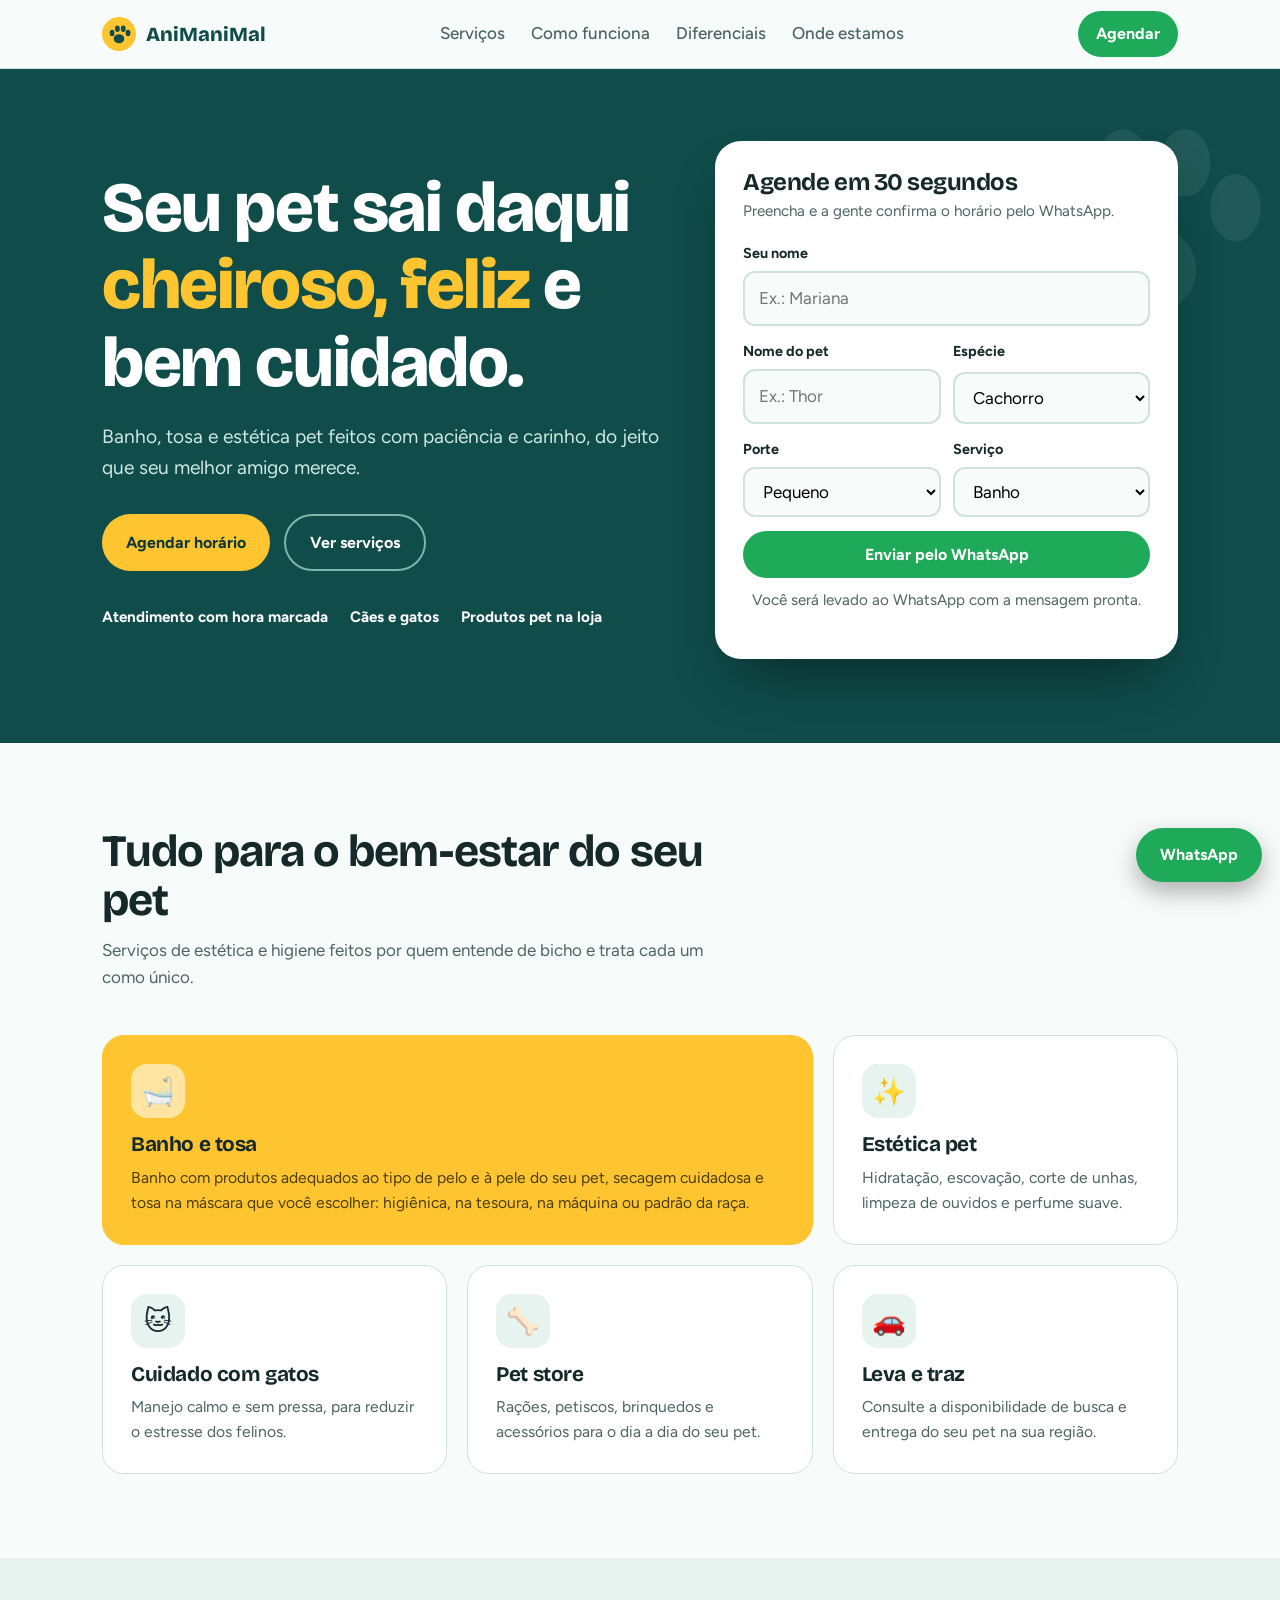
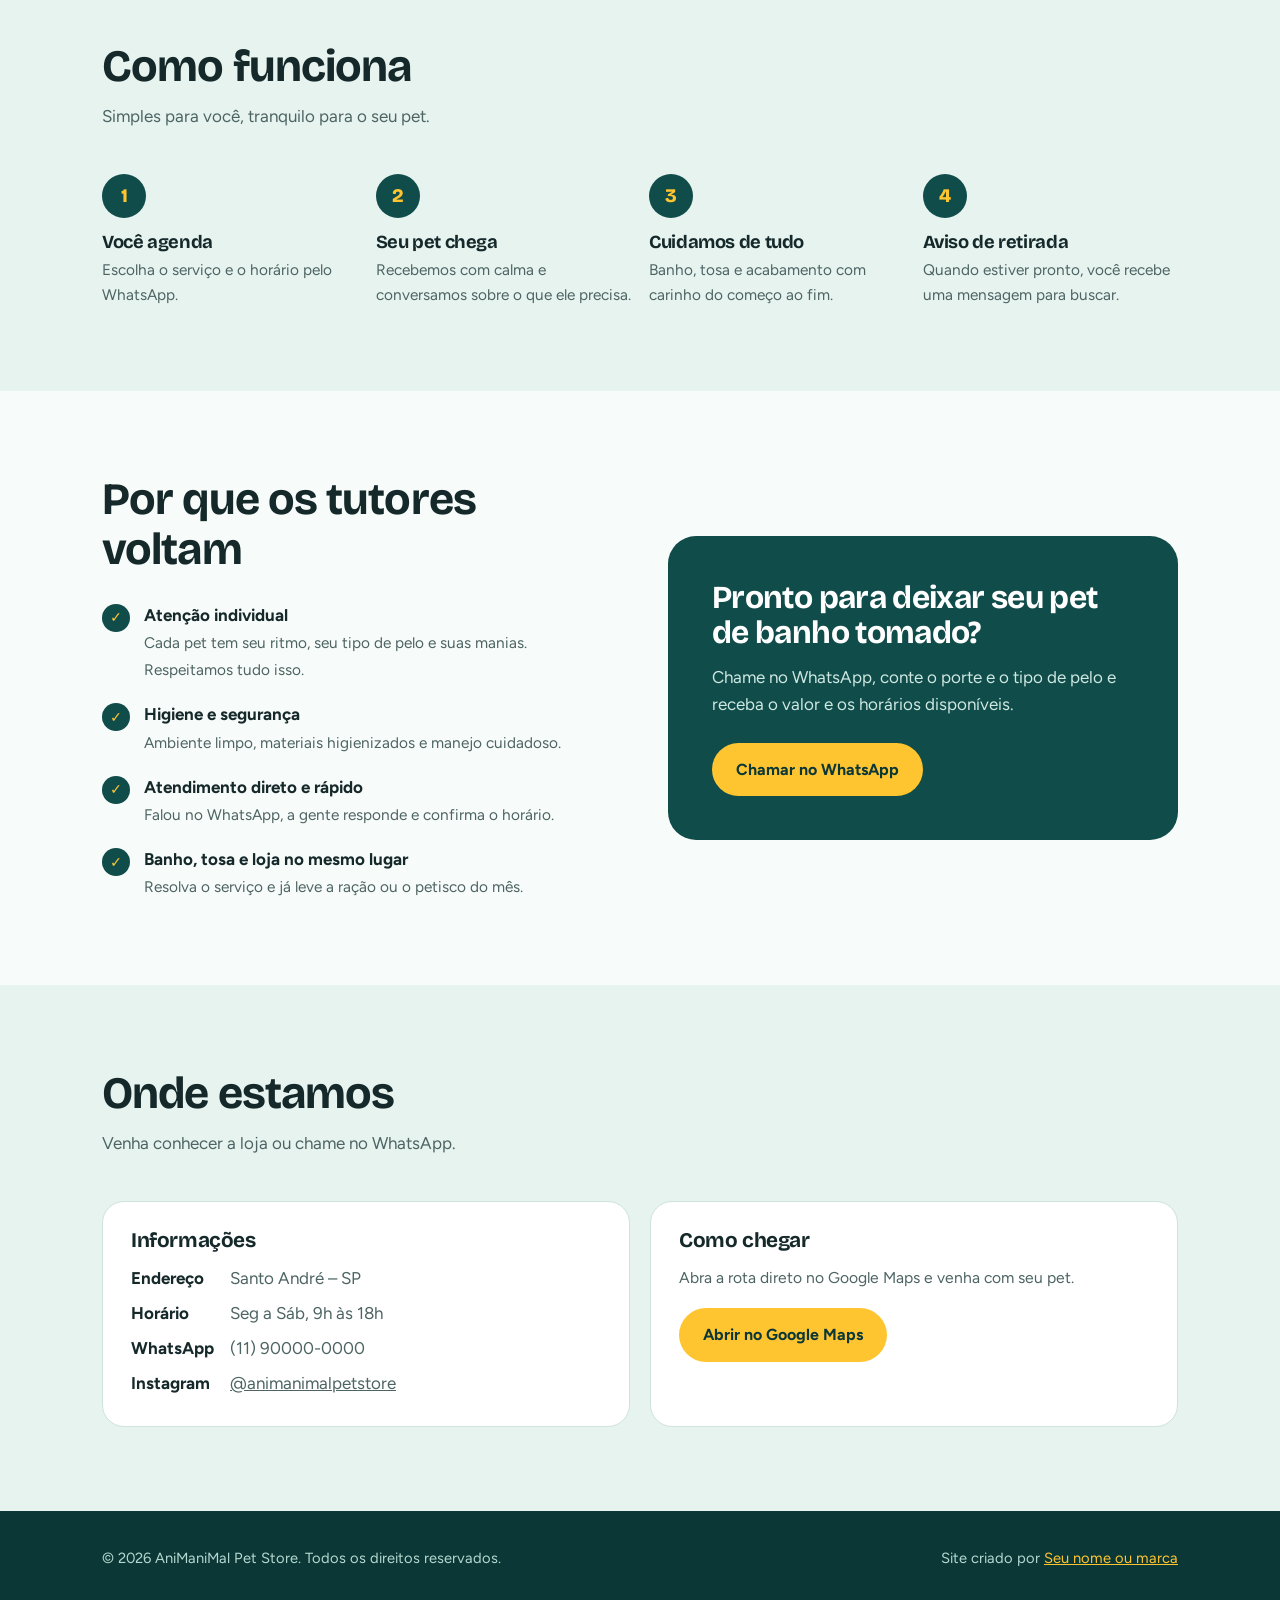
<file: index.html>
<!DOCTYPE html>
<html lang="pt-BR">
<head>
<meta charset="utf-8">
<meta name="viewport" content="width=device-width, initial-scale=1">
<title>AniManiMal Pet Store | Banho, Tosa e Estética Pet em Santo André</title>
<meta name="description" content="Banho, tosa e estética pet com carinho e cuidado. Agende pelo WhatsApp na AniManiMal Pet Store.">
<link rel="preconnect" href="https://fonts.googleapis.com">
<link rel="preconnect" href="https://fonts.gstatic.com" crossorigin>
<link href="https://fonts.googleapis.com/css2?family=Bricolage+Grotesque:opsz,wght@12..96,500;12..96,700;12..96,800&family=Figtree:wght@400;500;700&display=swap" rel="stylesheet">
<link rel="stylesheet" href="style.css">
</head>
<body>

<header>
<div class="wrap nav">
  <a class="logo" href="#top" aria-label="AniManiMal Pet Store">
    <svg viewBox="0 0 64 64" aria-hidden="true"><circle cx="32" cy="32" r="32" fill="#ffc531"/><g fill="#0f4c4a"><ellipse cx="32" cy="41" rx="10" ry="8.5"/><ellipse cx="19" cy="30" rx="4.5" ry="6"/><ellipse cx="29" cy="22" rx="4.5" ry="6"/><ellipse cx="40" cy="22" rx="4.5" ry="6"/><ellipse cx="49" cy="30" rx="4.5" ry="6"/></g></svg>
    AniManiMal
  </a>
  <nav aria-label="Principal"><ul>
    <li><a href="#servicos">Serviços</a></li>
    <li><a href="#como">Como funciona</a></li>
    <li><a href="#diferenciais">Diferenciais</a></li>
    <li><a href="#contato">Onde estamos</a></li>
  </ul></nav>
  <a class="btn btn-wa" data-wa href="#">Agendar</a>
</div>
</header>

<main id="top">
<div class="hero">
  <svg class="paws" viewBox="0 0 64 64" aria-hidden="true"><ellipse cx="32" cy="41" rx="10" ry="8.5"/><ellipse cx="19" cy="30" rx="4.5" ry="6"/><ellipse cx="29" cy="22" rx="4.5" ry="6"/><ellipse cx="40" cy="22" rx="4.5" ry="6"/><ellipse cx="49" cy="30" rx="4.5" ry="6"/></svg>
  <div class="wrap">
    <div>
      <h1>Seu pet sai daqui <span>cheiroso, feliz</span> e bem cuidado.</h1>
      <p class="lead">Banho, tosa e estética pet feitos com paciência e carinho, do jeito que seu melhor amigo merece.</p>
      <div class="cta">
        <a class="btn btn-sun" href="#agendar">Agendar horário</a>
        <a class="btn btn-line" href="#servicos">Ver serviços</a>
      </div>
      <div class="badges">
        <span><b>Atendimento com hora marcada</b></span>
        <span><b>Cães e gatos</b></span>
        <span><b>Produtos pet na loja</b></span>
      </div>
    </div>

    <form class="book" id="agendar" aria-labelledby="bk">
      <h2 id="bk">Agende em 30 segundos</h2>
      <p>Preencha e a gente confirma o horário pelo WhatsApp.</p>
      <div class="f"><label for="tutor">Seu nome</label><input id="tutor" autocomplete="name" placeholder="Ex.: Mariana"></div>
      <div class="row">
        <div class="f"><label for="pet">Nome do pet</label><input id="pet" placeholder="Ex.: Thor"></div>
        <div class="f"><label for="esp">Espécie</label><select id="esp"><option>Cachorro</option><option>Gato</option></select></div>
      </div>
      <div class="row">
        <div class="f"><label for="porte">Porte</label><select id="porte"><option>Pequeno</option><option>Médio</option><option>Grande</option></select></div>
        <div class="f"><label for="serv">Serviço</label><select id="serv"><option>Banho</option><option>Banho e tosa</option><option>Tosa higiênica</option><option>Hidratação</option><option>Outro</option></select></div>
      </div>
      <button class="btn btn-wa" type="submit">Enviar pelo WhatsApp</button>
      <p class="small">Você será levado ao WhatsApp com a mensagem pronta.</p>
    </form>
  </div>
</div>

<section id="servicos">
<div class="wrap">
  <div class="head"><h2>Tudo para o bem-estar do seu pet</h2><p>Serviços de estética e higiene feitos por quem entende de bicho e trata cada um como único.</p></div>
  <div class="serv">
    <article class="card big"><div class="ic" aria-hidden="true">🛁</div><h3>Banho e tosa</h3><p>Banho com produtos adequados ao tipo de pelo e à pele do seu pet, secagem cuidadosa e tosa na máscara que você escolher: higiênica, na tesoura, na máquina ou padrão da raça.</p></article>
    <article class="card"><div class="ic" aria-hidden="true">✨</div><h3>Estética pet</h3><p>Hidratação, escovação, corte de unhas, limpeza de ouvidos e perfume suave.</p></article>
    <article class="card"><div class="ic" aria-hidden="true">🐱</div><h3>Cuidado com gatos</h3><p>Manejo calmo e sem pressa, para reduzir o estresse dos felinos.</p></article>
    <article class="card"><div class="ic" aria-hidden="true">🦴</div><h3>Pet store</h3><p>Rações, petiscos, brinquedos e acessórios para o dia a dia do seu pet.</p></article>
    <article class="card"><div class="ic" aria-hidden="true">🚗</div><h3>Leva e traz</h3><p>Consulte a disponibilidade de busca e entrega do seu pet na sua região.</p></article>
  </div>
</div>
</section>

<section id="como" class="mint">
<div class="wrap">
  <div class="head"><h2>Como funciona</h2><p>Simples para você, tranquilo para o seu pet.</p></div>
  <div class="steps">
    <div class="step"><h3>Você agenda</h3><p>Escolha o serviço e o horário pelo WhatsApp.</p></div>
    <div class="step"><h3>Seu pet chega</h3><p>Recebemos com calma e conversamos sobre o que ele precisa.</p></div>
    <div class="step"><h3>Cuidamos de tudo</h3><p>Banho, tosa e acabamento com carinho do começo ao fim.</p></div>
    <div class="step"><h3>Aviso de retirada</h3><p>Quando estiver pronto, você recebe uma mensagem para buscar.</p></div>
  </div>
</div>
</section>

<section id="diferenciais">
<div class="wrap why">
  <div>
    <div class="head" style="margin-bottom:28px"><h2>Por que os tutores voltam</h2></div>
    <ul>
      <li><i>✓</i><div><b>Atenção individual</b><span>Cada pet tem seu ritmo, seu tipo de pelo e suas manias. Respeitamos tudo isso.</span></div></li>
      <li><i>✓</i><div><b>Higiene e segurança</b><span>Ambiente limpo, materiais higienizados e manejo cuidadoso.</span></div></li>
      <li><i>✓</i><div><b>Atendimento direto e rápido</b><span>Falou no WhatsApp, a gente responde e confirma o horário.</span></div></li>
      <li><i>✓</i><div><b>Banho, tosa e loja no mesmo lugar</b><span>Resolva o serviço e já leve a ração ou o petisco do mês.</span></div></li>
    </ul>
  </div>
  <div class="quote">
    <h2>Pronto para deixar seu pet de banho tomado?</h2>
    <p>Chame no WhatsApp, conte o porte e o tipo de pelo e receba o valor e os horários disponíveis.</p>
    <a class="btn btn-sun" data-wa href="#">Chamar no WhatsApp</a>
  </div>
</div>
</section>

<section id="contato" class="mint">
<div class="wrap">
  <div class="head"><h2>Onde estamos</h2><p>Venha conhecer a loja ou chame no WhatsApp.</p></div>
  <div class="loc">
    <div class="card"><h3>Informações</h3>
      <dl>
        <dt>Endereço</dt><dd id="end">Santo André – SP</dd>
        <dt>Horário</dt><dd id="hor">Consulte pelo WhatsApp</dd>
        <dt>WhatsApp</dt><dd id="tel">Chame para agendar</dd>
        <dt>Instagram</dt><dd><a id="ig" href="#">@animanimalpetstore</a></dd>
      </dl>
    </div>
    <div class="card"><h3>Como chegar</h3>
      <p style="margin-bottom:18px">Abra a rota direto no Google Maps e venha com seu pet.</p>
      <a class="btn btn-teal btn-sun" id="maps" href="https://maps.app.goo.gl/sLrezBTqPWT2jk1z8" target="_blank" rel="noopener">Abrir no Google Maps</a>
    </div>
  </div>
</div>
</section>
</main>

<footer>
<div class="wrap">
  <span>© <span id="ano"></span> AniManiMal Pet Store. Todos os direitos reservados.</span>
  <span>Site criado por <a href="#" id="autor">seu nome ou marca</a></span>
</div>
</footer>

<a class="btn btn-wa fab" data-wa href="#" aria-label="Falar no WhatsApp">WhatsApp</a>

<script>
/* ===== EDITE AQUI OS DADOS REAIS DO CLIENTE ===== */
const CONFIG = {
  whatsapp: "5511900000000",              // DDI + DDD + número, só dígitos
  endereco: "Santo André – SP",           // endereço completo
  horario:  "Seg a Sáb, 9h às 18h",       // confirmar com o cliente
  telefone: "(11) 90000-0000",
  instagram: "https://instagram.com/",    // link do perfil do cliente
  instagramTexto: "@animanimalpetstore",  // confirmar @ real
  autorNome: "Seu nome ou marca",
  autorLink: "#"
};
/* ================================================= */
const wa = (t) => `https://wa.me/${CONFIG.whatsapp}?text=${encodeURIComponent(t)}`;
document.querySelectorAll("[data-wa]").forEach(a=>{
  a.href = wa("Olá! Vim pelo site e gostaria de agendar um horário para o meu pet.");
  a.target = "_blank"; a.rel = "noopener";
});
document.getElementById("end").textContent = CONFIG.endereco;
document.getElementById("hor").textContent = CONFIG.horario;
document.getElementById("tel").textContent = CONFIG.telefone;
const ig = document.getElementById("ig"); ig.href = CONFIG.instagram; ig.textContent = CONFIG.instagramTexto;
const au = document.getElementById("autor"); au.textContent = CONFIG.autorNome; au.href = CONFIG.autorLink;
document.getElementById("ano").textContent = new Date().getFullYear();
document.getElementById("agendar").addEventListener("submit", e=>{
  e.preventDefault();
  const v = id => document.getElementById(id).value.trim();
  const msg = `Olá! Meu nome é ${v("tutor")||"(nome)"}. Quero agendar ${v("serv").toLowerCase()} para o(a) ${v("pet")||"meu pet"} (${v("esp").toLowerCase()}, porte ${v("porte").toLowerCase()}). Quais horários vocês têm disponíveis?`;
  window.open(wa(msg), "_blank", "noopener");
});
</script>
</body>
</html>
</file>
<file: style.css>
:root{--teal:#0f4c4a;--teal2:#0b3836;--sun:#ffc531;--mint:#e6f3ef;--paper:#f7fbf9;--ink:#16292a;--mute:#4d6463;--line:#cfe2dc;--wa:#1faa59}
*{box-sizing:border-box;margin:0}
html{scroll-behavior:smooth}
body{font-family:Figtree,system-ui,sans-serif;color:var(--ink);background:var(--paper);line-height:1.6;font-size:17px}
h1,h2,h3{font-family:'Bricolage Grotesque',Figtree,sans-serif;line-height:1.1;letter-spacing:-.02em}
a{color:inherit}
:focus-visible{outline:3px solid var(--sun);outline-offset:3px}
.wrap{max-width:1120px;margin:0 auto;padding:0 22px}
.btn{display:inline-flex;align-items:center;gap:8px;padding:14px 24px;border-radius:999px;font-weight:700;text-decoration:none;border:0;cursor:pointer;font-size:1rem;font-family:inherit;transition:transform .15s}
.btn:hover{transform:translateY(-2px)}
.btn-sun{background:var(--sun);color:var(--teal2)}
.btn-wa{background:var(--wa);color:#fff}
.btn-line{border:2px solid var(--teal);color:var(--teal)}
header{position:sticky;top:0;z-index:20;background:rgba(247,251,249,.92);backdrop-filter:blur(8px);border-bottom:1px solid var(--line)}
.nav{display:flex;align-items:center;justify-content:space-between;height:68px}
.logo{display:flex;align-items:center;gap:10px;font-family:'Bricolage Grotesque';font-weight:800;font-size:1.25rem;text-decoration:none;color:var(--teal)}
.logo svg{width:34px;height:34px}
nav ul{display:flex;gap:26px;list-style:none;padding:0}
nav a{text-decoration:none;font-weight:500;color:var(--mute)}
nav a:hover{color:var(--teal)}
.nav .btn{padding:10px 18px}
@media(max-width:820px){nav ul{display:none}}
/* hero */
.hero{background:var(--teal);color:#fff;position:relative;overflow:hidden}
.hero .wrap{display:grid;grid-template-columns:1.1fr .9fr;gap:48px;align-items:center;padding-top:72px;padding-bottom:84px}
.hero h1{font-size:clamp(2.4rem,5.6vw,4.4rem);font-weight:800}
.hero h1 span{color:var(--sun)}
.hero p.lead{font-size:1.2rem;color:#cfe8e2;margin:20px 0 30px;max-width:30em}
.hero .cta{display:flex;gap:14px;flex-wrap:wrap}
.hero .btn-line{border-color:#7fb5ac;color:#fff}
.paws{position:absolute;right:-40px;top:-30px;width:360px;opacity:.07;fill:#fff;pointer-events:none}
.badges{display:flex;gap:22px;flex-wrap:wrap;margin-top:34px;color:#b5d8d0;font-size:.95rem}
.badges b{color:#fff}
/* booking card */
.book{background:#fff;color:var(--ink);border-radius:26px;padding:28px;box-shadow:0 30px 60px -20px rgba(0,0,0,.45)}
.book h2{font-size:1.5rem;margin-bottom:4px}
.book p{color:var(--mute);font-size:.95rem;margin-bottom:18px}
.f{display:grid;gap:6px;margin-bottom:14px}
.f label{font-weight:700;font-size:.9rem}
.f input,.f select{padding:12px 14px;border:2px solid var(--line);border-radius:12px;font:inherit;background:var(--paper);width:100%}
.f input:focus,.f select:focus{border-color:var(--teal);outline:0}
.row{display:grid;grid-template-columns:1fr 1fr;gap:12px}
.book .btn{width:100%;justify-content:center}
.small{font-size:.82rem;color:var(--mute);text-align:center;margin-top:10px}
@media(max-width:900px){.hero .wrap{grid-template-columns:1fr;padding-top:48px;padding-bottom:56px}}
/* sections */
section{padding:84px 0}
.head{max-width:36em;margin-bottom:44px}
.head h2{font-size:clamp(1.9rem,3.8vw,2.8rem)}
.head p{color:var(--mute);margin-top:12px}
.serv{display:grid;grid-template-columns:repeat(3,1fr);gap:20px}
.card{background:#fff;border:1px solid var(--line);border-radius:22px;padding:28px}
.card .ic{width:54px;height:54px;border-radius:16px;background:var(--mint);display:grid;place-items:center;font-size:1.7rem;margin-bottom:16px}
.card h3{font-size:1.3rem;margin-bottom:8px}
.card p{color:var(--mute);font-size:.98rem}
.card.big{grid-column:span 2;background:var(--sun);border-color:var(--sun)}
.card.big .ic{background:rgba(255,255,255,.55)}
.card.big p{color:#4a3d0a}
@media(max-width:860px){.serv{grid-template-columns:1fr}.card.big{grid-column:auto}}
.mint{background:var(--mint)}
.steps{display:grid;grid-template-columns:repeat(4,1fr);gap:18px;counter-reset:s}
.step{position:relative;padding-top:58px}
.step::before{counter-increment:s;content:counter(s);position:absolute;top:0;left:0;width:44px;height:44px;border-radius:50%;background:var(--teal);color:var(--sun);display:grid;place-items:center;font-family:'Bricolage Grotesque';font-weight:800;font-size:1.2rem}
.step h3{font-size:1.15rem;margin-bottom:6px}
.step p{color:var(--mute);font-size:.96rem}
@media(max-width:860px){.steps{grid-template-columns:1fr 1fr}}
.why{display:grid;grid-template-columns:1fr 1fr;gap:56px;align-items:center}
.why ul{list-style:none;padding:0;display:grid;gap:18px}
.why li{display:flex;gap:14px}
.why li i{flex:none;width:28px;height:28px;border-radius:50%;background:var(--teal);color:var(--sun);display:grid;place-items:center;font-style:normal;font-weight:800;font-size:.9rem;margin-top:2px}
.why li b{display:block}
.why li span{color:var(--mute);font-size:.96rem}
.quote{background:var(--teal);color:#fff;border-radius:28px;padding:44px}
.quote h2{font-size:2rem;margin-bottom:14px}
.quote p{color:#cfe8e2;margin-bottom:24px}
@media(max-width:860px){.why{grid-template-columns:1fr;gap:34px}}
.loc{display:grid;grid-template-columns:1fr 1fr;gap:20px}
.loc .card h3{margin-bottom:12px}
.loc dl{display:grid;grid-template-columns:auto 1fr;gap:8px 16px}
.loc dt{font-weight:700}
.loc dd{color:var(--mute)}
@media(max-width:760px){.loc{grid-template-columns:1fr}}
footer{background:var(--teal2);color:#b5d8d0;padding:36px 0;font-size:.92rem}
footer .wrap{display:flex;justify-content:space-between;gap:16px;flex-wrap:wrap}
footer a{color:var(--sun)}
.fab{position:fixed;right:18px;bottom:18px;z-index:30;box-shadow:0 10px 24px rgba(0,0,0,.3)}
@media(prefers-reduced-motion:reduce){*{transition:none!important;scroll-behavior:auto!important}}
@media(prefers-reduced-motion:no-preference){.hero .book{animation:rise .7s ease-out both}@keyframes rise{from{opacity:0;transform:translateY(24px)}}}
</file>
